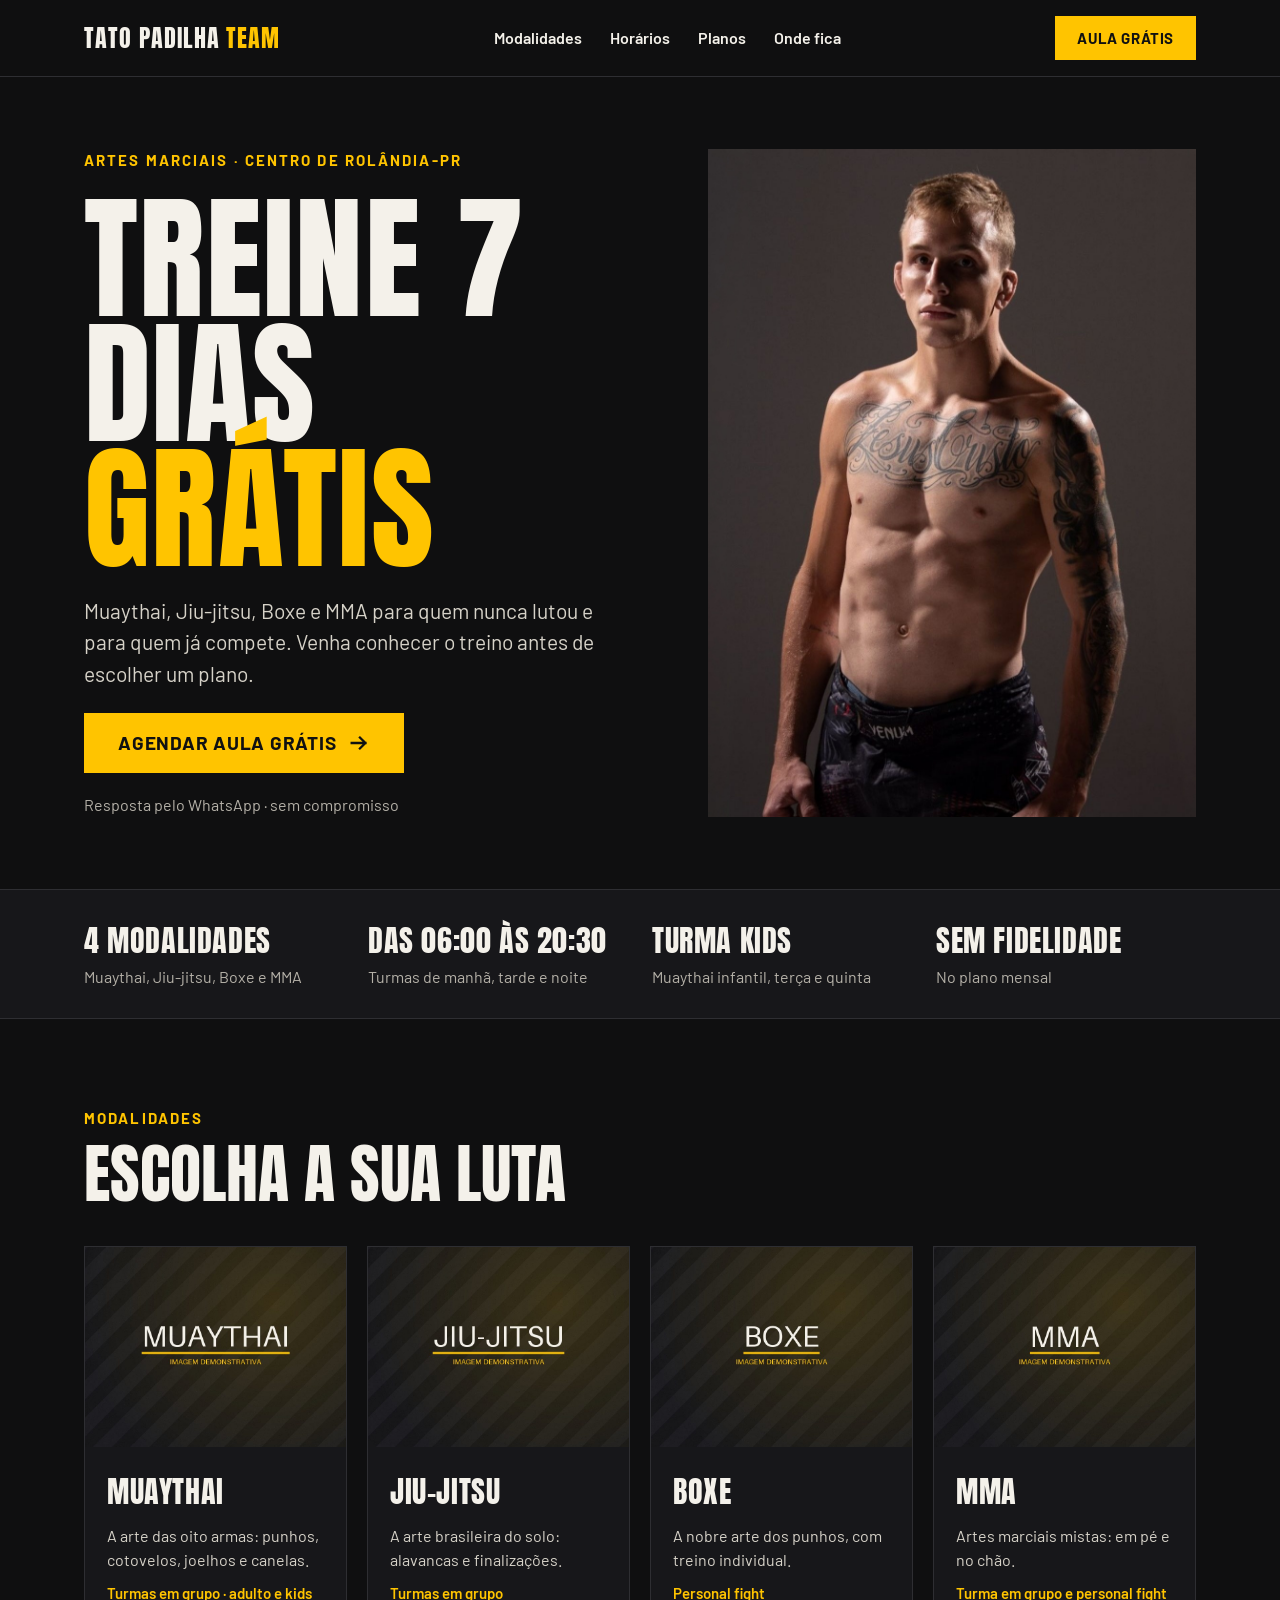
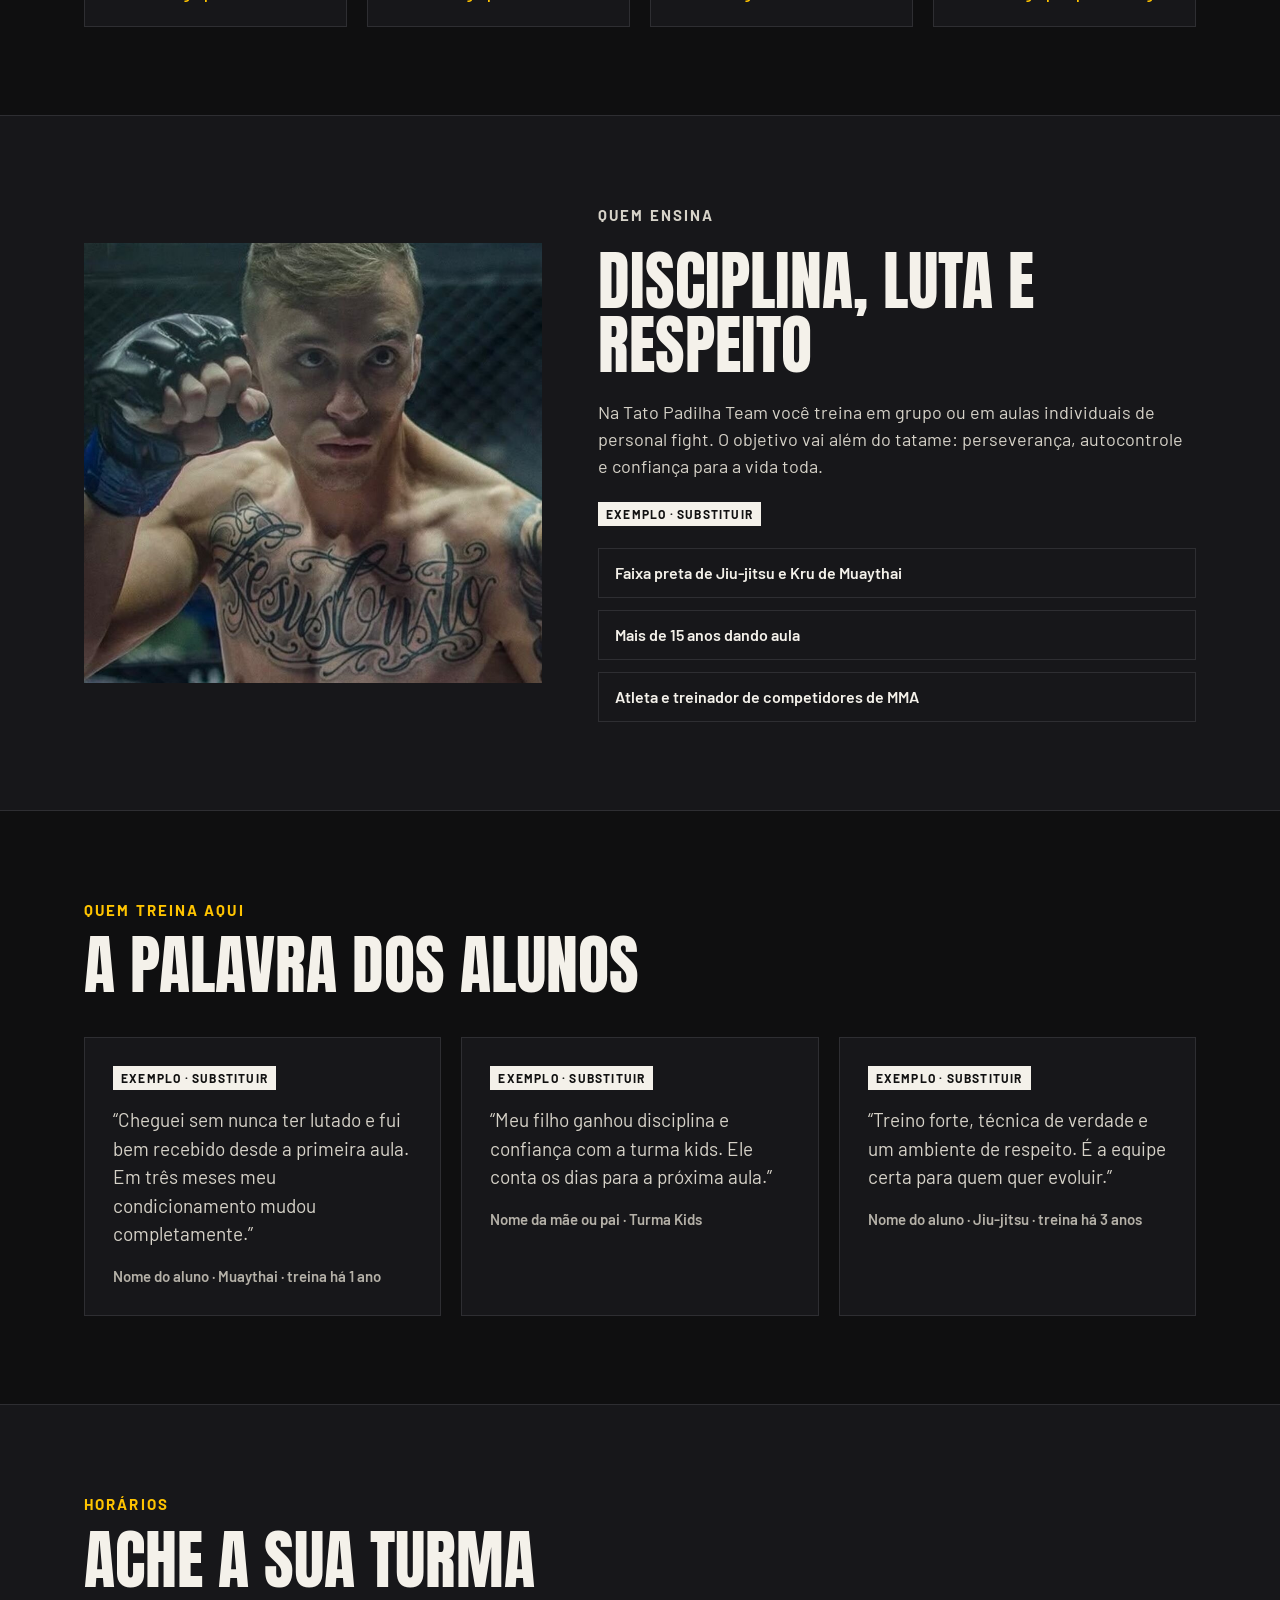
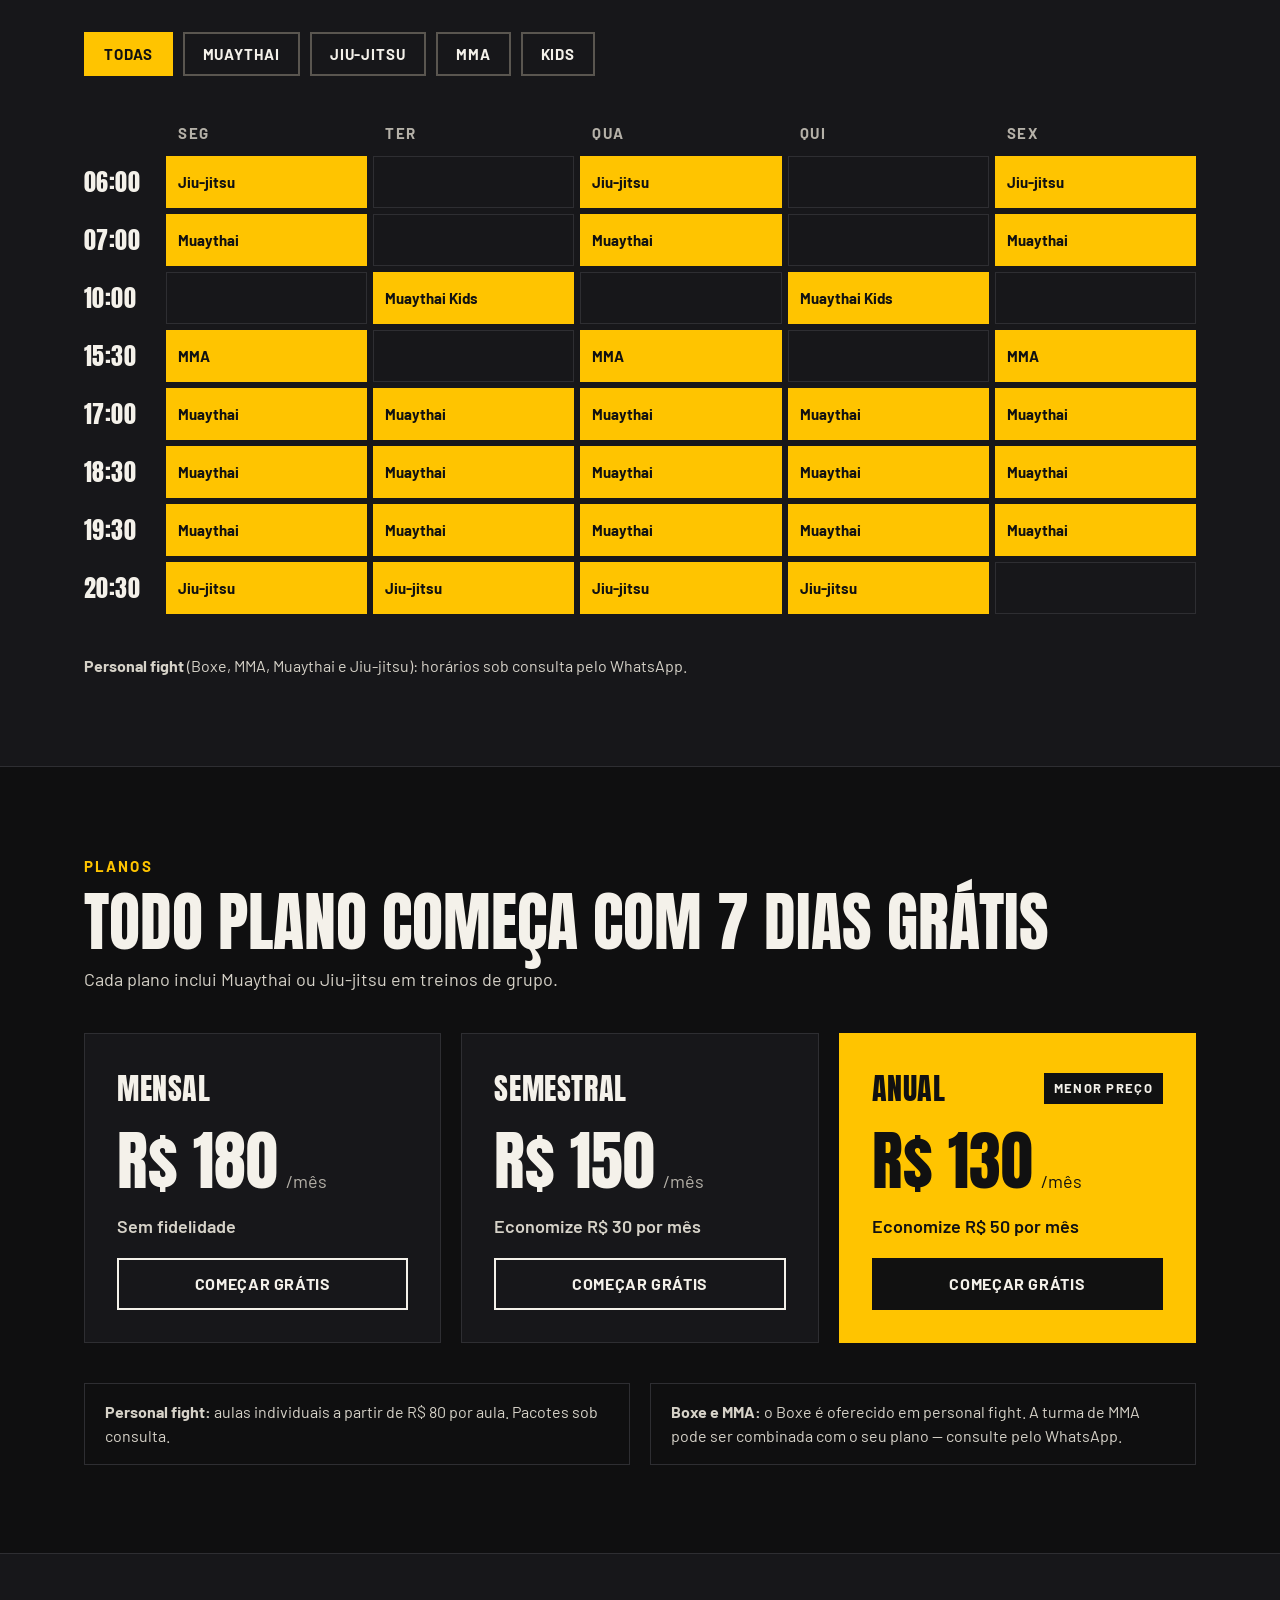
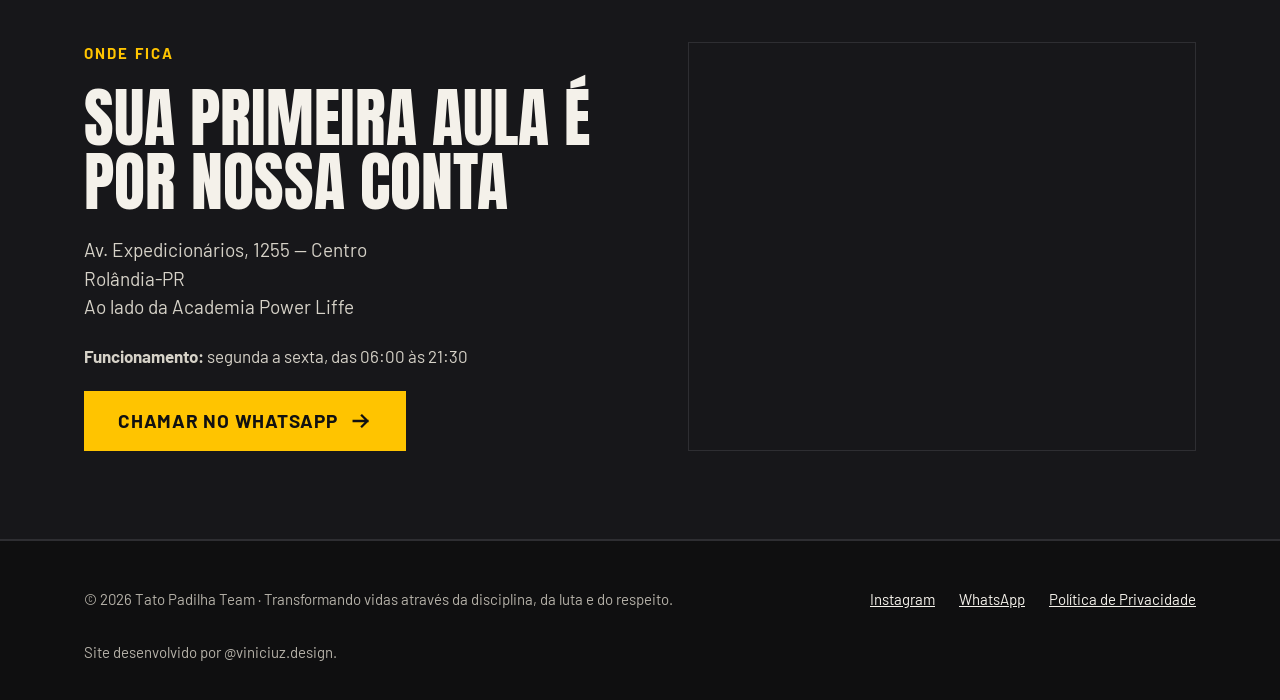
<file: index.html>
<!doctype html>
<html lang="pt-BR">
<head>
<meta charset="utf-8">
<meta name="viewport" content="width=device-width, initial-scale=1">
<title>Tato Padilha Team — Muaythai, Jiu-jitsu, Boxe e MMA em Rolândia-PR</title>
<meta name="description" content="Treine 7 dias grátis na Tato Padilha Team. Muaythai, Jiu-jitsu, Boxe e MMA no centro de Rolândia-PR, para iniciantes e experientes.">
<meta property="og:title" content="Tato Padilha Team — Treine 7 dias grátis">
<meta property="og:description" content="Muaythai, Jiu-jitsu, Boxe e MMA no centro de Rolândia-PR.">
<meta property="og:image" content="imgs/hero.jpg">
<meta property="og:type" content="website">
<meta name="theme-color" content="#0F0F10">
<link rel="preconnect" href="https://fonts.googleapis.com">
<link rel="preconnect" href="https://fonts.gstatic.com" crossorigin>
<link rel="stylesheet" href="https://fonts.googleapis.com/css2?family=Anton&family=Barlow:wght@400;500;600;700&display=swap">
<link rel="stylesheet" href="css/style.css">
</head>
<body id="topo">

<header class="header">
  <div class="container">
    <a class="logo" href="#topo">Tato Padilha <span class="accent">Team</span></a>
    <nav class="nav" aria-label="Principal">
      <a href="#modalidades">Modalidades</a>
      <a href="#horarios">Horários</a>
      <a href="#planos">Planos</a>
      <a href="#contato">Onde fica</a>
    </nav>
    <a class="btn btn--primary btn--sm" href="https://wa.me/5543996985195?text=Ol%C3%A1%2C%20tudo%20bem%3F%20Vim%20pelo%20site%20e%20quero%20agendar%20minha%20aula%20gr%C3%A1tis.">Aula grátis</a>
  </div>
</header>

<main>

<section class="hero">
  <div class="container">
    <div class="hero__text">
      <p class="eyebrow">Artes marciais · Centro de Rolândia-PR</p>
      <h1>Treine 7 dias <span class="accent">grátis</span></h1>
      <p class="hero__lead">Muaythai, Jiu-jitsu, Boxe e MMA para quem nunca lutou e para quem já compete. Venha conhecer o treino antes de escolher um plano.</p>
      <div class="hero__cta">
        <a class="btn btn--primary btn--lg" href="https://wa.me/5543996985195?text=Ol%C3%A1%2C%20tudo%20bem%3F%20Vim%20pelo%20site%20e%20quero%20agendar%20minha%20aula%20gr%C3%A1tis.">Agendar aula grátis
          <svg aria-hidden="true" width="22" height="22" viewBox="0 0 24 24" fill="none" stroke="currentColor" stroke-width="2.5" stroke-linecap="square"><path d="M4 12h15M13 6l6 6-6 6"/></svg>
        </a>
        <span>Resposta pelo WhatsApp · sem compromisso</span>
      </div>
    </div>
    <div class="hero__media">
      <!-- IMAGEM DEMONSTRATIVA: trocar imgs/hero.jpg por foto real de treino (vertical, ~1200×1400) -->
      <img src="imgs/hero.jpg" alt="Treino na Tato Padilha Team" width="1200" height="1400">
    </div>
  </div>
</section>

<section class="facts" aria-label="Resumo">
  <div class="container">
    <div><strong>4 MODALIDADES</strong><span>Muaythai, Jiu-jitsu, Boxe e MMA</span></div>
    <div><strong>DAS 06:00 ÀS 20:30</strong><span>Turmas de manhã, tarde e noite</span></div>
    <div><strong>TURMA KIDS</strong><span>Muaythai infantil, terça e quinta</span></div>
    <div><strong>SEM FIDELIDADE</strong><span>No plano mensal</span></div>
  </div>
</section>

<section class="section" id="modalidades">
  <div class="container stack">
    <div class="section-head">
      <p class="eyebrow">Modalidades</p>
      <h2>Escolha a sua luta</h2>
    </div>
    <div class="cards">
      <article class="card">
        <!-- IMAGEM DEMONSTRATIVA -->
        <img src="imgs/muaythai.jpg" alt="Aula de Muaythai" width="800" height="600" loading="lazy">
        <div class="card__body">
          <h3>Muaythai</h3>
          <p>A arte das oito armas: punhos, cotovelos, joelhos e canelas.</p>
          <p class="tag">Turmas em grupo · adulto e kids</p>
        </div>
      </article>
      <article class="card">
        <!-- IMAGEM DEMONSTRATIVA -->
        <img src="imgs/jiu-jitsu.jpg" alt="Aula de Jiu-jitsu" width="800" height="600" loading="lazy">
        <div class="card__body">
          <h3>Jiu-jitsu</h3>
          <p>A arte brasileira do solo: alavancas e finalizações.</p>
          <p class="tag">Turmas em grupo</p>
        </div>
      </article>
      <article class="card">
        <!-- IMAGEM DEMONSTRATIVA -->
        <img src="imgs/boxe.jpg" alt="Treino de Boxe" width="800" height="600" loading="lazy">
        <div class="card__body">
          <h3>Boxe</h3>
          <p>A nobre arte dos punhos, com treino individual.</p>
          <p class="tag">Personal fight</p>
        </div>
      </article>
      <article class="card">
        <!-- IMAGEM DEMONSTRATIVA -->
        <img src="imgs/mma.jpg" alt="Treino de MMA" width="800" height="600" loading="lazy">
        <div class="card__body">
          <h3>MMA</h3>
          <p>Artes marciais mistas: em pé e no chão.</p>
          <p class="tag">Turma em grupo e personal fight</p>
        </div>
      </article>
    </div>
  </div>
</section>

<section class="section section--alt" id="sobre">
  <div class="container about">
    <div class="about__media">
      <img src="imgs/professor.jpg" alt="Professor Tato Padilha" width="900" height="1100" loading="lazy">
    </div>
    <div class="about__text">
      <p class="eyebrow">Quem ensina</p>
      <h2>Disciplina, luta e respeito</h2>
      <p>Na Tato Padilha Team você treina em grupo ou em aulas individuais de personal fight. O objetivo vai além do tatame: perseverança, autocontrole e confiança para a vida toda.</p>
      <!-- CONTEÚDO DE EXEMPLO: substituir pelo currículo real do professor e remover o selo "Exemplo" -->
      <span class="exemplo">Exemplo · substituir</span>
      <ul class="creds">
        <li>Faixa preta de Jiu-jitsu e Kru de Muaythai</li>
        <li>Mais de 15 anos dando aula</li>
        <li>Atleta e treinador de competidores de MMA</li>
      </ul>
    </div>
  </div>
</section>

<section class="section" id="depoimentos">
  <div class="container stack">
    <div class="section-head">
      <p class="eyebrow">Quem treina aqui</p>
      <h2>A palavra dos alunos</h2>
    </div>
    <!-- CONTEÚDO DE EXEMPLO: substituir por depoimentos reais (com autorização) e remover os selos "Exemplo" -->
    <div class="quotes">
      <figure class="quote">
        <span class="exemplo">Exemplo · substituir</span>
        <blockquote>“Cheguei sem nunca ter lutado e fui bem recebido desde a primeira aula. Em três meses meu condicionamento mudou completamente.”</blockquote>
        <figcaption>Nome do aluno · Muaythai · treina há 1 ano</figcaption>
      </figure>
      <figure class="quote">
        <span class="exemplo">Exemplo · substituir</span>
        <blockquote>“Meu filho ganhou disciplina e confiança com a turma kids. Ele conta os dias para a próxima aula.”</blockquote>
        <figcaption>Nome da mãe ou pai · Turma Kids</figcaption>
      </figure>
      <figure class="quote">
        <span class="exemplo">Exemplo · substituir</span>
        <blockquote>“Treino forte, técnica de verdade e um ambiente de respeito. É a equipe certa para quem quer evoluir.”</blockquote>
        <figcaption>Nome do aluno · Jiu-jitsu · treina há 3 anos</figcaption>
      </figure>
    </div>
  </div>
</section>

<section class="section section--alt" id="horarios">
  <div class="container stack">
    <div class="section-head">
      <p class="eyebrow">Horários</p>
      <h2>Ache a sua turma</h2>
    </div>
    <div class="filters" role="group" aria-label="Filtrar por modalidade">
      <button class="filter" type="button" data-filter="all" aria-pressed="true">Todas</button>
      <button class="filter" type="button" data-filter="muay" aria-pressed="false">Muaythai</button>
      <button class="filter" type="button" data-filter="jiu" aria-pressed="false">Jiu-jitsu</button>
      <button class="filter" type="button" data-filter="mma" aria-pressed="false">MMA</button>
      <button class="filter" type="button" data-filter="kids" aria-pressed="false">Kids</button>
    </div>
    <div class="schedule-scroll">
      <!-- As linhas da grade são geradas por js/main.js -->
      <div class="schedule" id="grade" role="table" aria-label="Grade semanal de aulas">
        <div class="schedule__row schedule__head" role="row">
          <span role="columnheader" aria-label="Horário"></span>
          <span role="columnheader">Seg</span>
          <span role="columnheader">Ter</span>
          <span role="columnheader">Qua</span>
          <span role="columnheader">Qui</span>
          <span role="columnheader">Sex</span>
        </div>
      </div>
    </div>
    <p class="schedule-note"><strong>Personal fight</strong> (Boxe, MMA, Muaythai e Jiu-jitsu): horários sob consulta pelo WhatsApp.</p>
  </div>
</section>

<section class="section" id="planos">
  <div class="container stack">
    <div class="section-head">
      <p class="eyebrow">Planos</p>
      <h2>Todo plano começa com 7 dias grátis</h2>
      <p>Cada plano inclui Muaythai ou Jiu-jitsu em treinos de grupo.</p>
    </div>
    <div class="plans">
      <article class="plan">
        <h3>Mensal</h3>
        <p class="plan__price"><strong>R$ 180</strong><span>/mês</span></p>
        <p class="plan__note">Sem fidelidade</p>
        <a class="btn btn--outline" href="https://wa.me/5543996985195?text=Ol%C3%A1%2C%20tudo%20bem%3F%20Vim%20pelo%20site%20e%20tenho%20interesse%20no%20plano%20mensal.">Começar grátis</a>
      </article>
      <article class="plan">
        <h3>Semestral</h3>
        <p class="plan__price"><strong>R$ 150</strong><span>/mês</span></p>
        <p class="plan__note">Economize R$ 30 por mês</p>
        <a class="btn btn--outline" href="https://wa.me/5543996985195?text=Ol%C3%A1%2C%20tudo%20bem%3F%20Vim%20pelo%20site%20e%20tenho%20interesse%20no%20plano%20semestral.">Começar grátis</a>
      </article>
      <article class="plan plan--featured">
        <div class="plan__top">
          <h3>Anual</h3>
          <span class="badge">Menor preço</span>
        </div>
        <p class="plan__price"><strong>R$ 130</strong><span>/mês</span></p>
        <p class="plan__note">Economize R$ 50 por mês</p>
        <a class="btn btn--dark" href="https://wa.me/5543996985195?text=Ol%C3%A1%2C%20tudo%20bem%3F%20Vim%20pelo%20site%20e%20tenho%20interesse%20no%20plano%20anual.">Começar grátis</a>
      </article>
    </div>
    <!-- VALORES INVENTADOS: confirmar preço do personal fight e a regra de Boxe/MMA -->
    <div class="extras">
      <p><strong>Personal fight:</strong> aulas individuais a partir de R$ 80 por aula. Pacotes sob consulta.</p>
      <p><strong>Boxe e MMA:</strong> o Boxe é oferecido em personal fight. A turma de MMA pode ser combinada com o seu plano — consulte pelo WhatsApp.</p>
    </div>
  </div>
</section>

<section class="section section--alt" id="contato">
  <div class="container contact">
    <div class="contact__text">
      <p class="eyebrow">Onde fica</p>
      <h2>Sua primeira aula é por nossa conta</h2>
      <address>Av. Expedicionários, 1255 — Centro<br>Rolândia-PR<br>Ao lado da Academia Power Liffe</address>
      <!-- HORÁRIO INVENTADO: confirmar horário de funcionamento -->
      <p class="contact__hours"><strong>Funcionamento:</strong> segunda a sexta, das 06:00 às 21:30</p>
      <a class="btn btn--primary btn--lg" href="https://wa.me/5543996985195?text=Ol%C3%A1%2C%20tudo%20bem%3F%20Vim%20pelo%20site%20e%20tenho%20interesse%20nas%20aulas.">Chamar no WhatsApp
        <svg aria-hidden="true" width="22" height="22" viewBox="0 0 24 24" fill="none" stroke="currentColor" stroke-width="2.5" stroke-linecap="square"><path d="M4 12h15M13 6l6 6-6 6"/></svg>
      </a>
    </div>
    <div class="contact__map">
      <iframe title="Mapa: Av. Expedicionários, 1255, Rolândia-PR" loading="lazy" referrerpolicy="no-referrer-when-downgrade" src="https://www.google.com/maps?q=Av.+Expedicion%C3%A1rios,+1255,+Centro,+Rol%C3%A2ndia+-+PR&output=embed"></iframe>
    </div>
  </div>
</section>

</main>

<footer class="footer">
  <div class="container">
    <p>© <span id="ano">2026</span> Tato Padilha Team · Transformando vidas através da disciplina, da luta e do respeito.</p>
    <div class="footer__links">
      <a href="https://www.instagram.com/tatopadilhamma/" target="_blank" rel="noopener">Instagram</a>
      <a href="https://wa.me/5543996985195?text=Ol%C3%A1%2C%20tudo%20bem%3F%20Vim%20pelo%20site%20e%20tenho%20interesse%20nas%20aulas.">WhatsApp</a>
      <a href="privacidade.html">Política de Privacidade</a>
    </div>
    <p class="footer__credit">Site desenvolvido por @viniciuz.design.</p>
  </div>
</footer>

<div class="sticky-cta">
  <a class="btn btn--primary" href="https://wa.me/5543996985195?text=Ol%C3%A1%2C%20tudo%20bem%3F%20Vim%20pelo%20site%20e%20quero%20agendar%20minha%20aula%20gr%C3%A1tis.">Agendar aula grátis no WhatsApp</a>
</div>

<script src="js/main.js"></script>
<script>document.getElementById('ano').textContent = new Date().getFullYear();</script>
</body>
</html>
</file>
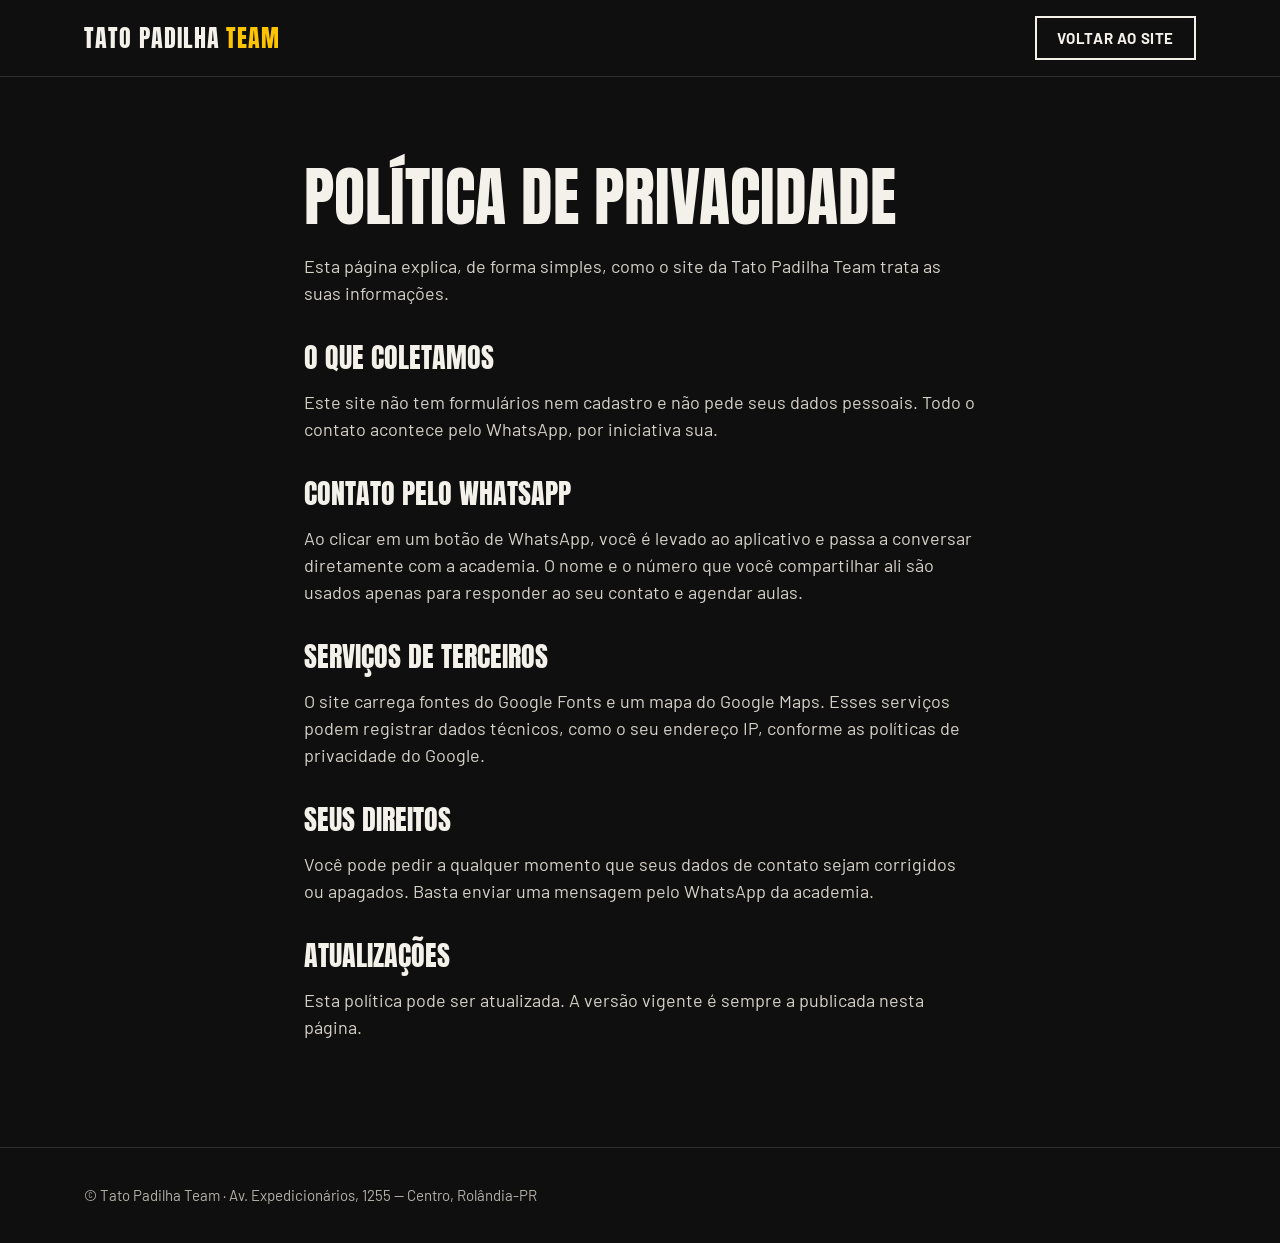
<file: privacidade.html>
<!doctype html>
<html lang="pt-BR">
<head>
<meta charset="utf-8">
<meta name="viewport" content="width=device-width, initial-scale=1">
<title>Política de Privacidade — Tato Padilha Team</title>
<meta name="theme-color" content="#0F0F10">
<link rel="preconnect" href="https://fonts.googleapis.com">
<link rel="preconnect" href="https://fonts.gstatic.com" crossorigin>
<link rel="stylesheet" href="https://fonts.googleapis.com/css2?family=Anton&family=Barlow:wght@400;500;600;700&display=swap">
<link rel="stylesheet" href="css/style.css">
</head>
<body>

<header class="header">
  <div class="container">
    <a class="logo" href="index.html">Tato Padilha <span class="accent">Team</span></a>
    <a class="btn btn--outline btn--sm" href="index.html">Voltar ao site</a>
  </div>
</header>

<main class="section">
  <div class="container prose">
    <!-- TEXTO-BASE: revisar com o responsável pela academia antes de publicar -->
    <h1>Política de Privacidade</h1>
    <p>Esta página explica, de forma simples, como o site da Tato Padilha Team trata as suas informações.</p>

    <h2>O que coletamos</h2>
    <p>Este site não tem formulários nem cadastro e não pede seus dados pessoais. Todo o contato acontece pelo WhatsApp, por iniciativa sua.</p>

    <h2>Contato pelo WhatsApp</h2>
    <p>Ao clicar em um botão de WhatsApp, você é levado ao aplicativo e passa a conversar diretamente com a academia. O nome e o número que você compartilhar ali são usados apenas para responder ao seu contato e agendar aulas.</p>

    <h2>Serviços de terceiros</h2>
    <p>O site carrega fontes do Google Fonts e um mapa do Google Maps. Esses serviços podem registrar dados técnicos, como o seu endereço IP, conforme as políticas de privacidade do Google.</p>

    <h2>Seus direitos</h2>
    <p>Você pode pedir a qualquer momento que seus dados de contato sejam corrigidos ou apagados. Basta enviar uma mensagem pelo WhatsApp da academia.</p>

    <h2>Atualizações</h2>
    <p>Esta política pode ser atualizada. A versão vigente é sempre a publicada nesta página.</p>
  </div>
</main>

<footer class="footer">
  <div class="container">
    <p>© Tato Padilha Team · Av. Expedicionários, 1255 — Centro, Rolândia-PR</p>
  </div>
</footer>

</body>
</html>
</file>
<file: css/style.css>
/* Tato Padilha Team — estilos
   Para trocar a cor de destaque, altere --accent abaixo. */
:root {
  --accent: #FFC400;
  --bg: #0F0F10;
  --surface: #17171A;
  --line: #2E2E32;
  --text: #F4F1EA;
  --soft: #D6D2C8;
  --muted: #B5B1A8;
  --ink: #111111;
  --display: Anton, Impact, "Arial Narrow", sans-serif;
  --body: Barlow, "Helvetica Neue", Arial, sans-serif;
}

*, *::before, *::after { box-sizing: border-box; }
html { scroll-behavior: smooth; }
body {
  margin: 0;
  background: var(--bg);
  color: var(--text);
  font-family: var(--body);
  font-size: 18px;
  line-height: 1.5;
}
img { display: block; max-width: 100%; }
a { color: var(--text); }
a:hover { color: var(--accent); }
:focus-visible { outline: 3px solid var(--accent); outline-offset: 3px; }
[id] { scroll-margin-top: 24px; }

.container { max-width: 1160px; margin: 0 auto; padding-inline: 24px; }
.section { padding-block: 88px; }
.section--alt { background: var(--surface); border-block: 1px solid var(--line); }
.stack { display: flex; flex-direction: column; gap: 40px; }

.eyebrow {
  margin: 0;
  font-weight: 700;
  font-size: 15px;
  letter-spacing: 0.14em;
  text-transform: uppercase;
  color: var(--accent);
}
h1, h2, h3 {
  margin: 0;
  font-family: var(--display);
  font-weight: 400;
  text-transform: uppercase;
}
h2 { font-size: clamp(40px, 6vw, 64px); line-height: 1; }
h3 { font-size: 30px; letter-spacing: 0.02em; }
.section-head { display: flex; flex-direction: column; gap: 12px; }
.section-head p:not(.eyebrow) { margin: 0; color: var(--soft); max-width: 640px; }
.accent { color: var(--accent); }

/* Botões */
.btn {
  display: inline-flex;
  align-items: center;
  justify-content: center;
  gap: 12px;
  min-height: 52px;
  padding: 0 28px;
  font-weight: 700;
  font-size: 16px;
  letter-spacing: 0.04em;
  text-transform: uppercase;
  text-decoration: none;
  border: 2px solid transparent;
  transition: transform 0.15s ease, background 0.15s ease;
}
.btn:hover { transform: translateY(-2px); }
.btn--primary { background: var(--accent); color: var(--ink); }
.btn--primary:hover { color: var(--ink); background: #ffd23d; }
.btn--lg { min-height: 60px; padding: 0 32px; font-size: 19px; }
.btn--sm { min-height: 44px; padding: 0 20px; font-size: 15px; }
.btn--outline { border-color: var(--text); color: var(--text); }
.btn--outline:hover { background: var(--text); color: var(--ink); }
.btn--dark { background: var(--ink); color: var(--text); }
.btn--dark:hover { color: var(--accent); }
.btn svg { flex: none; }

/* Cabeçalho */
.header { border-bottom: 1px solid var(--line); }
.header .container {
  display: flex;
  flex-wrap: wrap;
  align-items: center;
  justify-content: space-between;
  gap: 16px;
  padding-block: 16px;
}
.logo {
  font-family: var(--display);
  font-size: 24px;
  letter-spacing: 0.04em;
  text-transform: uppercase;
  text-decoration: none;
}
.logo:hover { color: var(--text); }
.nav { display: flex; flex-wrap: wrap; gap: 28px; font-weight: 600; font-size: 16px; }
.nav a { text-decoration: none; padding-block: 10px; }

/* Hero */
.hero { border-bottom: 1px solid var(--line); }
.hero .container {
  display: flex;
  flex-wrap: wrap;
  gap: 56px;
  align-items: stretch;
  padding-block: 72px;
}
.hero__text {
  flex: 1 1 460px;
  min-width: 0;
  display: flex;
  flex-direction: column;
  gap: 24px;
  justify-content: center;
}
.hero h1 {
  font-size: clamp(64px, 11vw, 136px);
  line-height: 0.92;
  letter-spacing: 0.01em;
}
.hero__lead { margin: 0; font-size: 21px; max-width: 520px; color: var(--soft); text-wrap: pretty; }
.hero__cta { display: flex; flex-wrap: wrap; gap: 20px; align-items: center; }
.hero__cta span { font-size: 16px; color: var(--muted); }
.hero__media { flex: 1 1 380px; min-width: 0; min-height: 440px; }
.hero__media img { width: 100%; height: 100%; object-fit: cover; }

/* Faixa de resumo */
.facts { background: var(--surface); border-bottom: 1px solid var(--line); }
.facts .container {
  display: grid;
  grid-template-columns: repeat(auto-fit, minmax(min(220px, 100%), 1fr));
  gap: 24px;
  padding-block: 28px;
}
.facts strong {
  display: block;
  font-family: var(--display);
  font-weight: 400;
  font-size: 30px;
  letter-spacing: 0.02em;
}
.facts span { color: var(--muted); font-size: 16px; }

/* Modalidades */
.cards {
  display: grid;
  grid-template-columns: repeat(auto-fit, minmax(min(250px, 100%), 1fr));
  gap: 20px;
}
.card { background: var(--surface); border: 1px solid var(--line); display: flex; flex-direction: column; }
.card img { width: 100%; height: 200px; object-fit: cover; }
.card__body { padding: 22px; display: flex; flex-direction: column; gap: 10px; }
.card__body p { margin: 0; font-size: 16px; color: var(--soft); }
.card__body .tag { font-size: 15px; font-weight: 600; color: var(--accent); }

/* Sobre */
.about { display: flex; flex-wrap: wrap; gap: 56px; align-items: center; }
.about__media { flex: 1 1 320px; min-width: 0; }
.about__media img { width: 100%; height: 440px; object-fit: cover; }
.about__text { flex: 1 1 460px; min-width: 0; display: flex; flex-direction: column; gap: 22px; }
.about__text p { margin: 0; color: var(--soft); text-wrap: pretty; }
.creds { margin: 0; padding: 0; list-style: none; display: flex; flex-direction: column; gap: 12px; }
.creds li { border-left: 0; border: 1px solid var(--line); padding: 12px 16px; font-weight: 600; font-size: 16px; }

/* Marcação de conteúdo de exemplo (remover ao trocar pelo conteúdo real) */
.exemplo {
  align-self: flex-start;
  display: inline-block;
  background: var(--text);
  color: var(--ink);
  font-size: 12px;
  font-weight: 700;
  letter-spacing: 0.1em;
  text-transform: uppercase;
  padding: 3px 8px;
}

/* Depoimentos */
.quotes {
  display: grid;
  grid-template-columns: repeat(auto-fit, minmax(min(300px, 100%), 1fr));
  gap: 20px;
}
.quote {
  margin: 0;
  background: var(--surface);
  border: 1px solid var(--line);
  padding: 28px;
  display: flex;
  flex-direction: column;
  gap: 16px;
}
.quote blockquote { margin: 0; font-size: 19px; color: var(--soft); }
.quote figcaption { font-size: 15px; font-weight: 600; color: var(--muted); }

/* Horários */
.filters { display: flex; flex-wrap: wrap; gap: 10px; }
.filter {
  min-height: 44px;
  padding: 0 18px;
  font: inherit;
  font-weight: 700;
  font-size: 15px;
  letter-spacing: 0.06em;
  text-transform: uppercase;
  cursor: pointer;
  background: transparent;
  color: var(--text);
  border: 2px solid #5A5650;
}
.filter[aria-pressed="true"] { background: var(--accent); color: var(--ink); border-color: var(--accent); }
.schedule-scroll { overflow-x: auto; }
.schedule { min-width: 640px; display: flex; flex-direction: column; gap: 6px; }
.schedule__row {
  display: grid;
  grid-template-columns: 76px repeat(5, minmax(0, 1fr));
  gap: 6px;
  align-items: stretch;
}
.schedule__head {
  font-weight: 700;
  font-size: 15px;
  letter-spacing: 0.1em;
  text-transform: uppercase;
  color: var(--muted);
}
.schedule__head span { padding: 6px 12px; }
.schedule__time { display: flex; align-items: center; font-family: var(--display); font-size: 24px; letter-spacing: 0.02em; }
.cell {
  display: flex;
  align-items: center;
  min-height: 52px;
  padding: 0 12px;
  font-weight: 700;
  font-size: 15px;
  background: var(--accent);
  color: var(--ink);
  transition: background 0.15s ease, color 0.15s ease;
}
.cell--empty { background: transparent; border: 1px solid var(--line); }
.cell.is-dim { background: #232327; color: #9A968E; }
.schedule-note { margin: 0; font-size: 16px; color: var(--soft); }

/* Planos */
.plans {
  display: grid;
  grid-template-columns: repeat(auto-fit, minmax(min(280px, 100%), 1fr));
  gap: 20px;
  align-items: stretch;
}
.plan {
  background: var(--surface);
  border: 1px solid var(--line);
  padding: 32px;
  display: flex;
  flex-direction: column;
  gap: 18px;
}
.plan__top { display: flex; flex-wrap: wrap; align-items: center; justify-content: space-between; gap: 10px; }
.plan__price { margin: 0; display: flex; align-items: baseline; gap: 8px; }
.plan__price strong { font-family: var(--display); font-weight: 400; font-size: 64px; line-height: 1; }
.plan__price span { color: var(--muted); }
.plan__note { margin: 0; font-weight: 600; color: var(--soft); }
.plan .btn { margin-top: auto; }
.plan--featured { background: var(--accent); color: var(--ink); border-color: var(--accent); }
.plan--featured .plan__price span, .plan--featured .plan__note { color: var(--ink); }
.badge {
  background: var(--ink);
  color: var(--text);
  font-weight: 700;
  font-size: 13px;
  letter-spacing: 0.1em;
  text-transform: uppercase;
  padding: 6px 10px;
}
.extras {
  display: grid;
  grid-template-columns: repeat(auto-fit, minmax(min(320px, 100%), 1fr));
  gap: 20px;
}
.extras p { margin: 0; border: 1px solid var(--line); padding: 16px 20px; font-size: 16px; color: var(--soft); }

/* Contato */
.contact { display: flex; flex-wrap: wrap; gap: 56px; align-items: stretch; }
.contact__text { flex: 1 1 420px; min-width: 0; display: flex; flex-direction: column; gap: 22px; align-items: flex-start; }
.contact address { font-style: normal; font-size: 19px; color: var(--soft); }
.contact__hours { margin: 0; font-size: 17px; color: var(--soft); }
.contact__map { flex: 1 1 380px; min-width: 0; min-height: 340px; border: 1px solid var(--line); }
.contact__map iframe { width: 100%; height: 100%; min-height: 340px; border: 0; display: block; }

/* Rodapé */
.footer { border-top: 1px solid var(--line); font-size: 15px; color: var(--muted); }
.footer .container {
  display: flex;
  flex-wrap: wrap;
  gap: 20px;
  align-items: center;
  justify-content: space-between;
  padding-block: 36px;
}
.footer p { margin: 0; }
.footer__links { display: flex; flex-wrap: wrap; gap: 24px; }
.footer__links a { display: inline-flex; align-items: center; min-height: 44px; }
.footer__credit { width: 100%; }

/* Barra fixa de WhatsApp (só no celular) */
.sticky-cta { display: none; }

/* Página de texto (política de privacidade) */
.prose { max-width: 720px; }
.prose h1 { font-size: clamp(40px, 7vw, 64px); line-height: 1; margin-bottom: 24px; }
.prose h2 { font-size: 28px; margin: 36px 0 10px; }
.prose p, .prose li { color: var(--soft); }

@media (max-width: 720px) {
  .nav { display: none; }
  .section { padding-block: 64px; }
  .hero .container { padding-block: 48px; gap: 36px; }
  .hero__media { min-height: 320px; }
  .about__media img { height: 340px; }
  .footer .container { padding-bottom: 104px; }
  .sticky-cta {
    display: flex;
    position: fixed;
    inset: auto 0 0 0;
    z-index: 10;
    padding: 10px 12px;
    background: var(--bg);
    border-top: 1px solid var(--line);
  }
  .sticky-cta .btn { flex: 1; font-size: 16px; padding: 0 12px; }
}

@media (prefers-reduced-motion: reduce) {
  html { scroll-behavior: auto; }
  .btn, .cell { transition: none; }
  .btn:hover { transform: none; }
}
</file>
